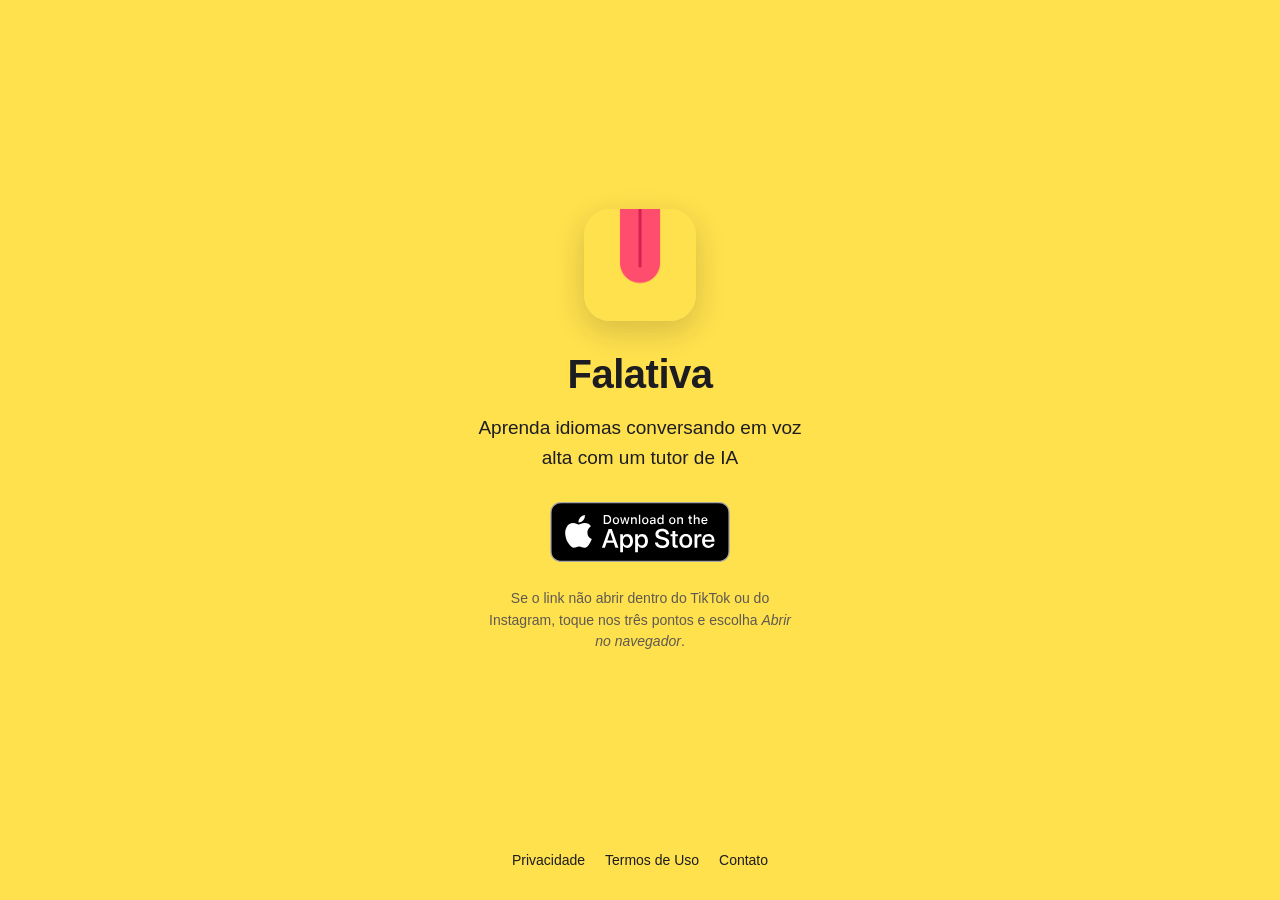
<file: index.html>
<!DOCTYPE html>
<html lang="pt-BR">
<head>
  <meta charset="UTF-8">
  <meta name="viewport" content="width=device-width, initial-scale=1.0">
  <title>Falativa — Aprenda idiomas conversando</title>
  <meta name="description" content="Aprenda inglês, espanhol, francês, italiano e alemão conversando em voz alta com um tutor de IA.">
  <meta property="og:title" content="Falativa">
  <meta property="og:description" content="Aprenda idiomas conversando em voz alta com um tutor de IA.">
  <meta property="og:image" content="https://falativa.com/icone.png">
  <meta name="theme-color" content="#FFE04D">
  <link rel="icon" href="/icone.png">
  <link rel="apple-touch-icon" href="/apple-touch-icon.png">
  <link rel="stylesheet" href="/estilo.css">
</head>
<body class="inicio">
  <main>
    <img src="/icone.png" alt="Ícone do Falativa" class="icone">
    <h1>Falativa</h1>
    <p class="frase">Aprenda idiomas conversando em voz alta com um tutor de IA</p>

    <a class="loja" href="https://apps.apple.com/br/app/falativa/id6836835028" target="_blank" rel="noopener">
      <img src="/app-store.svg" alt="Baixar na App Store">
    </a>

    <p class="dica">Se o link não abrir dentro do TikTok ou do Instagram, toque nos três pontos e escolha <em>Abrir no navegador</em>.</p>
  </main>

  <nav class="rodape">
    <a href="/privacidade">Privacidade</a>
    <a href="/termos">Termos de Uso</a>
    <a href="/contato">Contato</a>
  </nav>
</body>
</html>
</file>
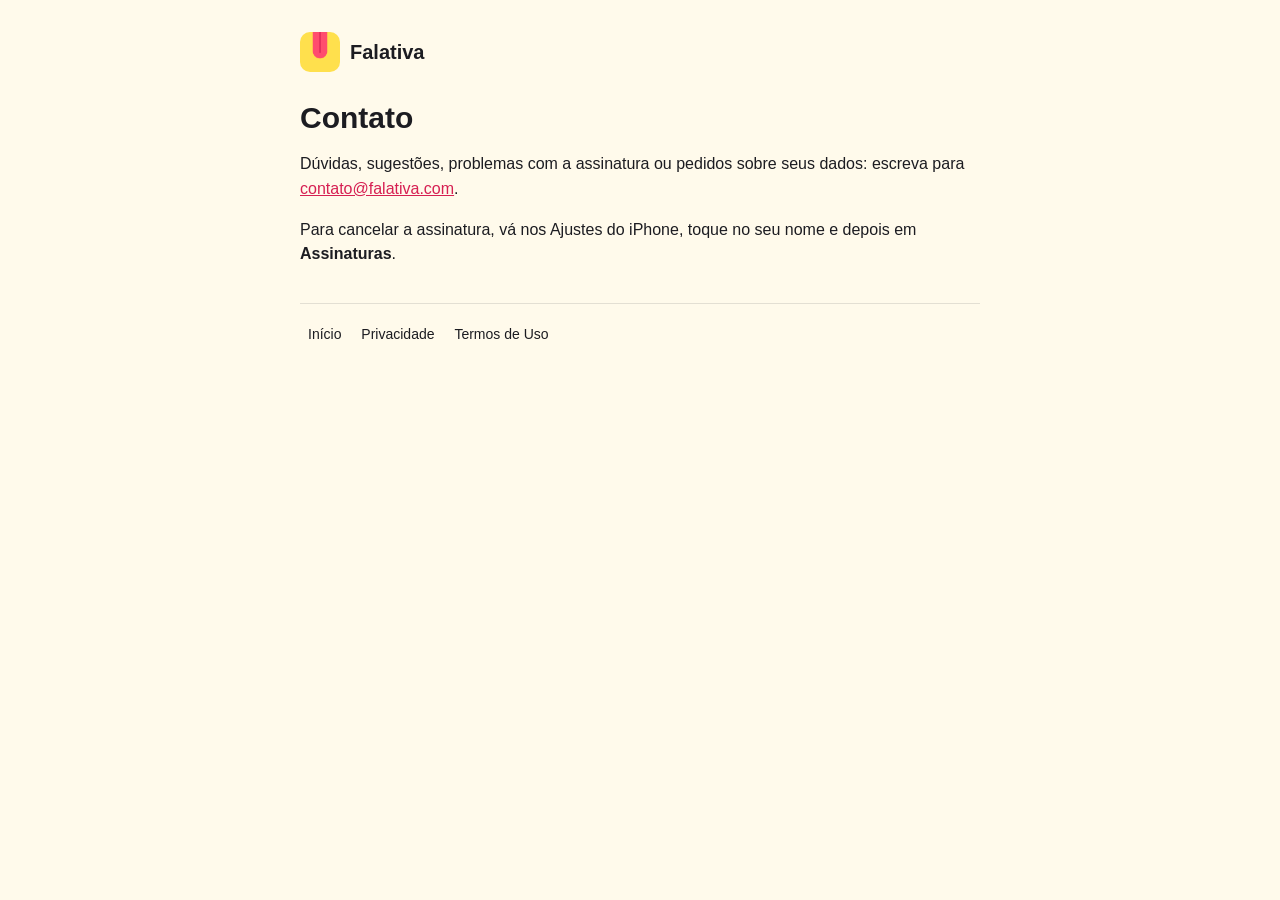
<file: contato.html>
<!DOCTYPE html>
<html lang="pt-BR">
<head>
  <meta charset="UTF-8">
  <meta name="viewport" content="width=device-width, initial-scale=1.0">
  <title>Contato — Falativa</title>
  <link rel="icon" href="/icone.png">
  <link rel="stylesheet" href="/estilo.css">
</head>
<body>
<div class="texto">
  <a class="topo" href="/"><img src="/icone.png" alt="">Falativa</a>

  <h1>Contato</h1>
  <p>Dúvidas, sugestões, problemas com a assinatura ou pedidos sobre seus dados: escreva para <a href="mailto:contato@falativa.com">contato@falativa.com</a>.</p>
  <p>Para cancelar a assinatura, vá nos Ajustes do iPhone, toque no seu nome e depois em <strong>Assinaturas</strong>.</p>

  <nav class="rodape">
    <a href="/">Início</a>
    <a href="/privacidade">Privacidade</a>
    <a href="/termos">Termos de Uso</a>
  </nav>
</div>
</body>
</html>
</file>
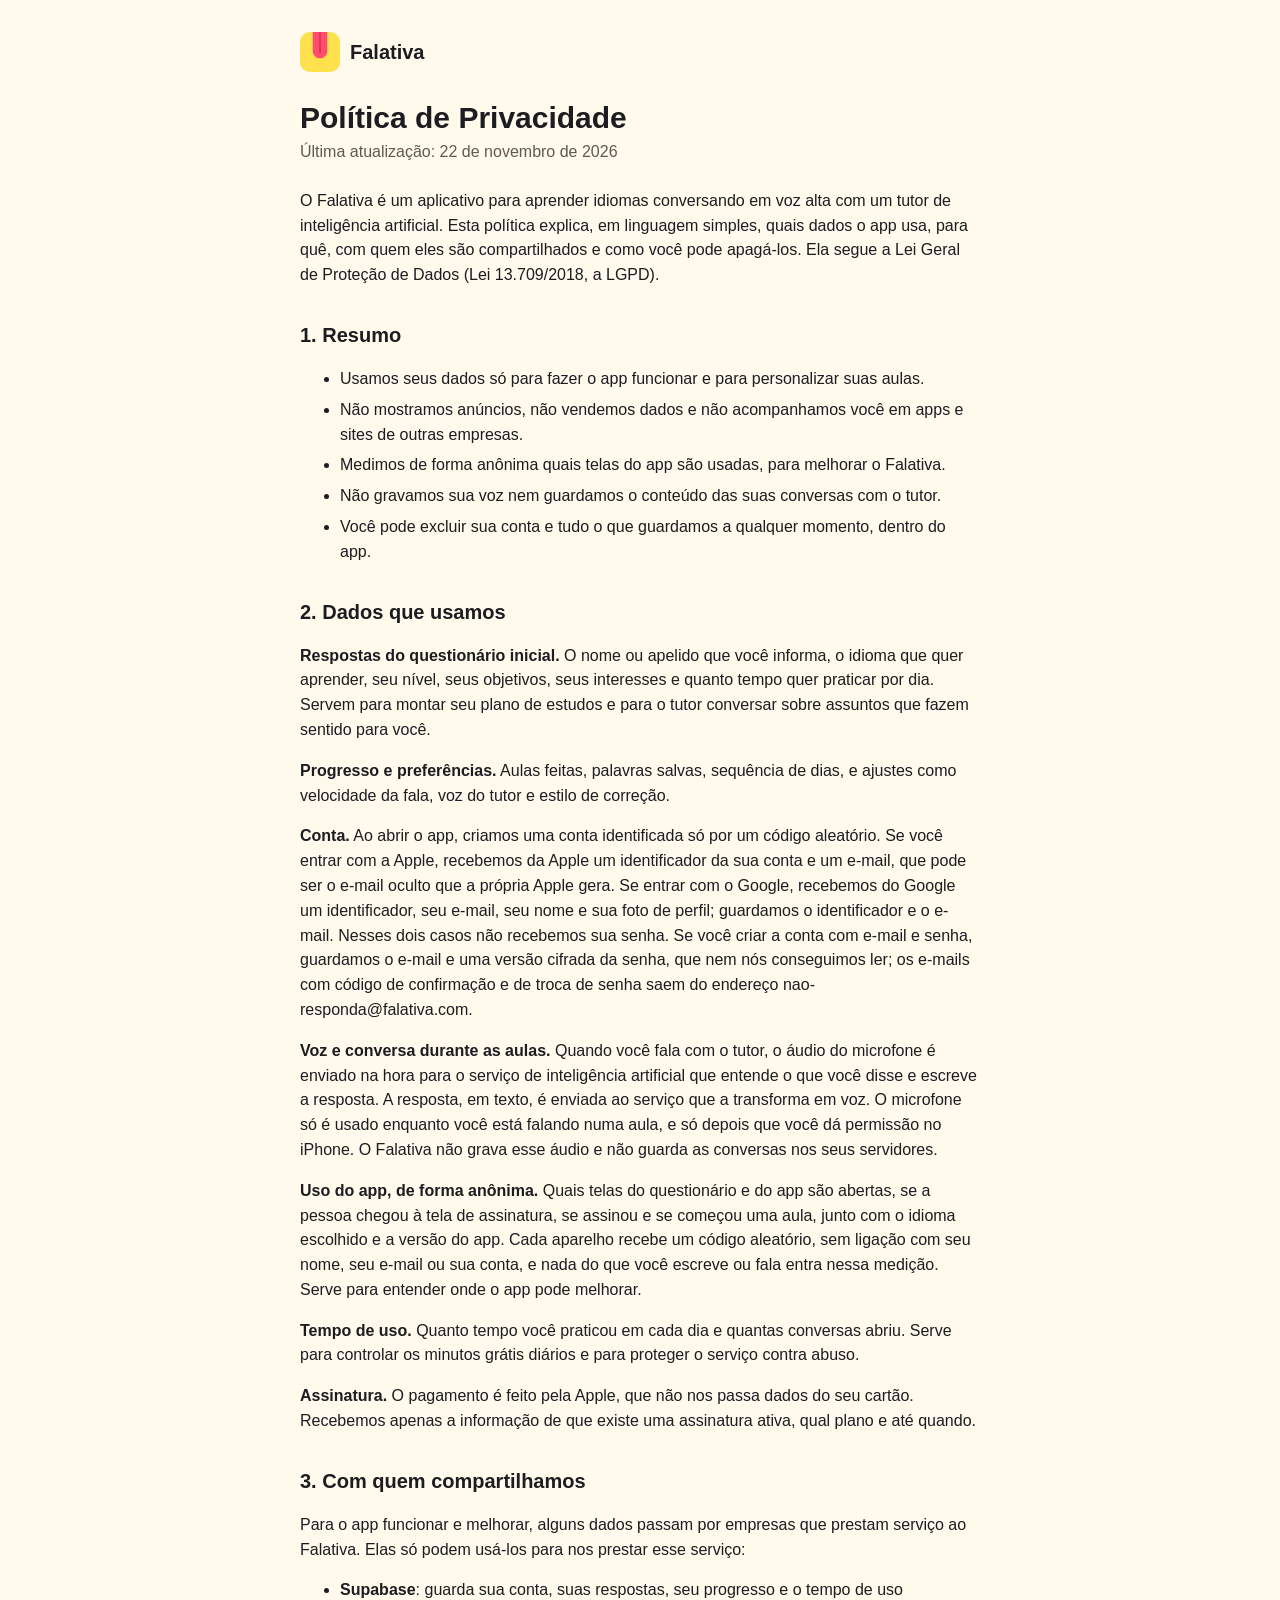
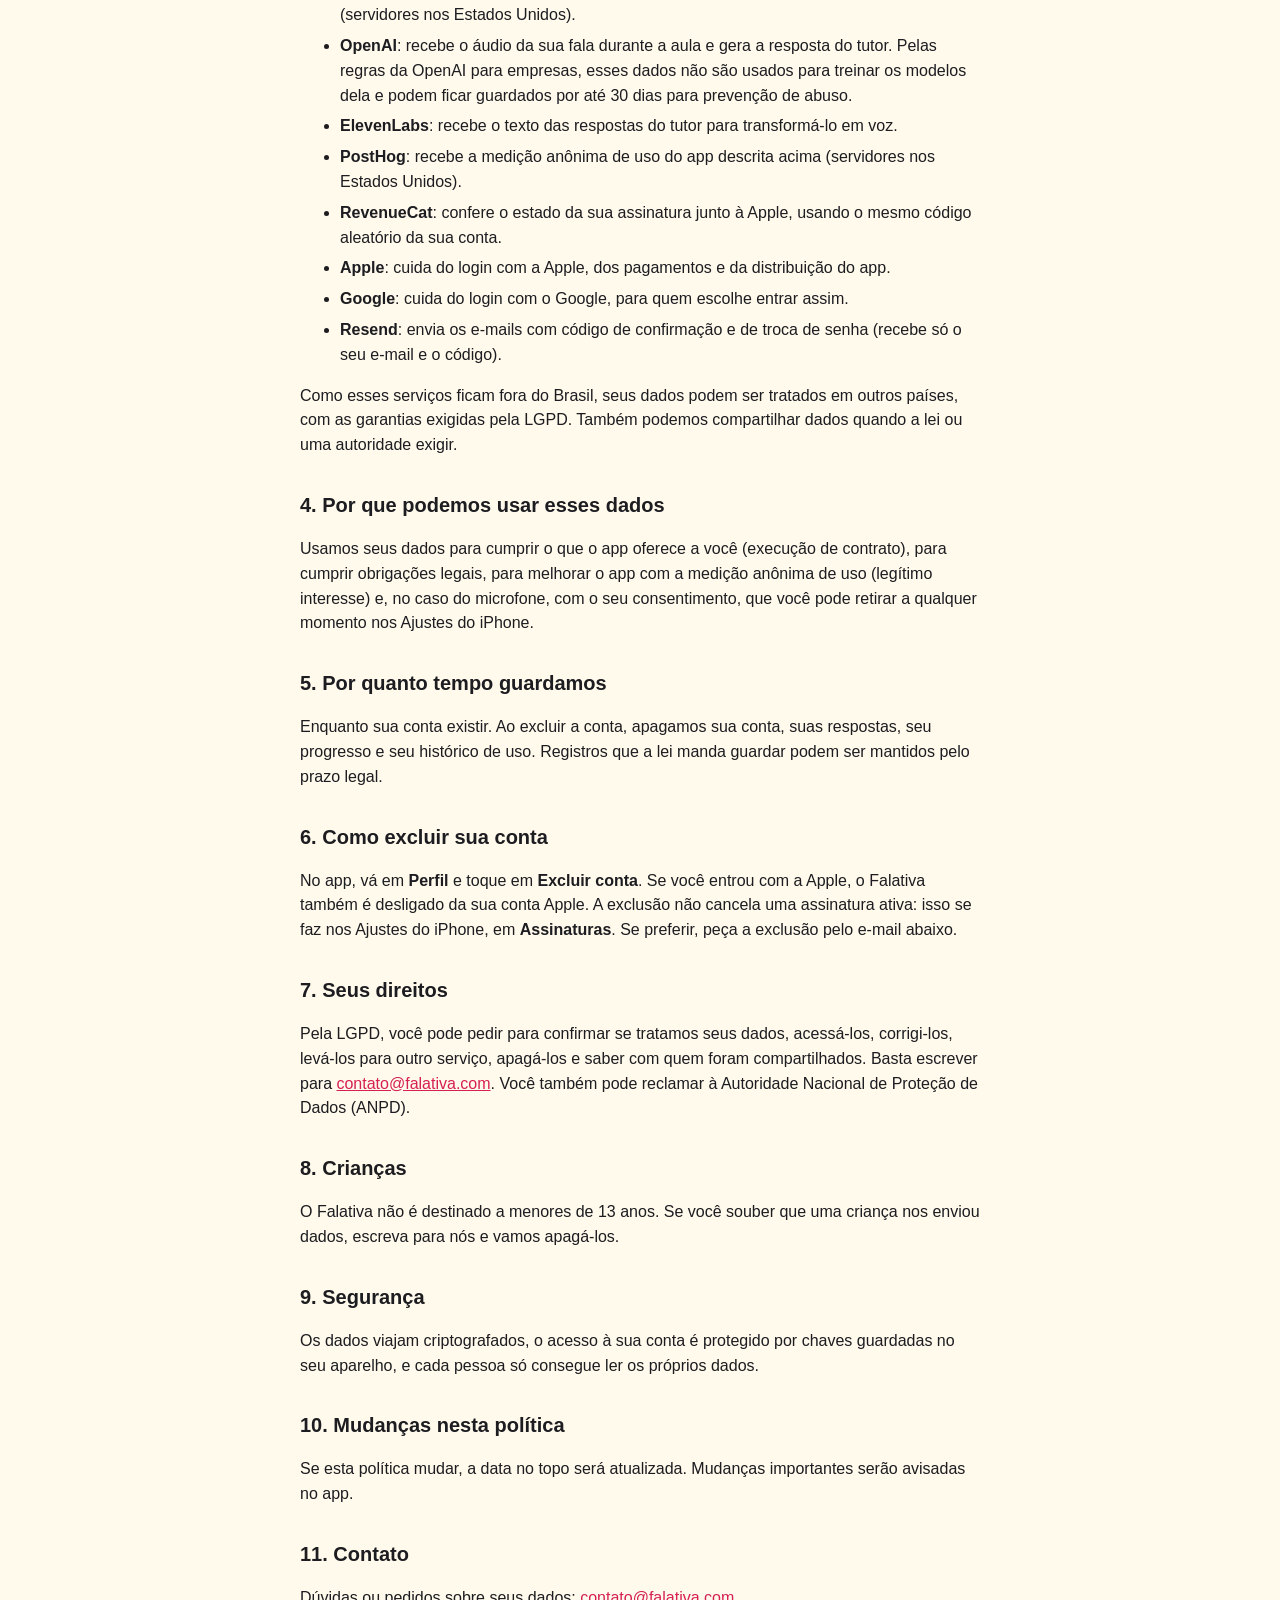
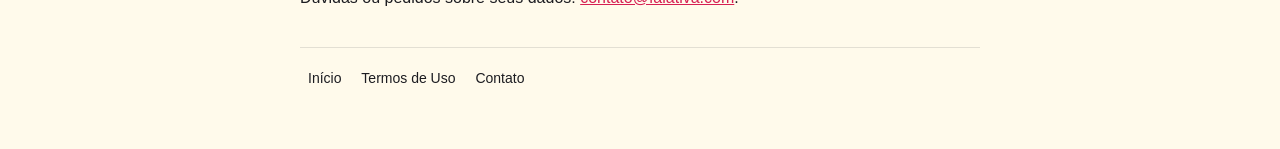
<file: privacidade.html>
<!DOCTYPE html>
<html lang="pt-BR">
<head>
  <meta charset="UTF-8">
  <meta name="viewport" content="width=device-width, initial-scale=1.0">
  <title>Política de Privacidade — Falativa</title>
  <link rel="icon" href="/icone.png">
  <link rel="stylesheet" href="/estilo.css">
</head>
<body>
<div class="texto">
  <a class="topo" href="/"><img src="/icone.png" alt="">Falativa</a>

  <h1>Política de Privacidade</h1>
  <p class="data">Última atualização: 22 de novembro de 2026</p>

  <p>O Falativa é um aplicativo para aprender idiomas conversando em voz alta com um tutor de inteligência artificial. Esta política explica, em linguagem simples, quais dados o app usa, para quê, com quem eles são compartilhados e como você pode apagá-los. Ela segue a Lei Geral de Proteção de Dados (Lei 13.709/2018, a LGPD).</p>

  <h2>1. Resumo</h2>
  <ul>
    <li>Usamos seus dados só para fazer o app funcionar e para personalizar suas aulas.</li>
    <li>Não mostramos anúncios, não vendemos dados e não acompanhamos você em apps e sites de outras empresas.</li>
    <li>Medimos de forma anônima quais telas do app são usadas, para melhorar o Falativa.</li>
    <li>Não gravamos sua voz nem guardamos o conteúdo das suas conversas com o tutor.</li>
    <li>Você pode excluir sua conta e tudo o que guardamos a qualquer momento, dentro do app.</li>
  </ul>

  <h2>2. Dados que usamos</h2>
  <p><strong>Respostas do questionário inicial.</strong> O nome ou apelido que você informa, o idioma que quer aprender, seu nível, seus objetivos, seus interesses e quanto tempo quer praticar por dia. Servem para montar seu plano de estudos e para o tutor conversar sobre assuntos que fazem sentido para você.</p>
  <p><strong>Progresso e preferências.</strong> Aulas feitas, palavras salvas, sequência de dias, e ajustes como velocidade da fala, voz do tutor e estilo de correção.</p>
  <p><strong>Conta.</strong> Ao abrir o app, criamos uma conta identificada só por um código aleatório. Se você entrar com a Apple, recebemos da Apple um identificador da sua conta e um e-mail, que pode ser o e-mail oculto que a própria Apple gera. Se entrar com o Google, recebemos do Google um identificador, seu e-mail, seu nome e sua foto de perfil; guardamos o identificador e o e-mail. Nesses dois casos não recebemos sua senha. Se você criar a conta com e-mail e senha, guardamos o e-mail e uma versão cifrada da senha, que nem nós conseguimos ler; os e-mails com código de confirmação e de troca de senha saem do endereço nao-responda@falativa.com.</p>
  <p><strong>Voz e conversa durante as aulas.</strong> Quando você fala com o tutor, o áudio do microfone é enviado na hora para o serviço de inteligência artificial que entende o que você disse e escreve a resposta. A resposta, em texto, é enviada ao serviço que a transforma em voz. O microfone só é usado enquanto você está falando numa aula, e só depois que você dá permissão no iPhone. O Falativa não grava esse áudio e não guarda as conversas nos seus servidores.</p>
  <p><strong>Uso do app, de forma anônima.</strong> Quais telas do questionário e do app são abertas, se a pessoa chegou à tela de assinatura, se assinou e se começou uma aula, junto com o idioma escolhido e a versão do app. Cada aparelho recebe um código aleatório, sem ligação com seu nome, seu e-mail ou sua conta, e nada do que você escreve ou fala entra nessa medição. Serve para entender onde o app pode melhorar.</p>
  <p><strong>Tempo de uso.</strong> Quanto tempo você praticou em cada dia e quantas conversas abriu. Serve para controlar os minutos grátis diários e para proteger o serviço contra abuso.</p>
  <p><strong>Assinatura.</strong> O pagamento é feito pela Apple, que não nos passa dados do seu cartão. Recebemos apenas a informação de que existe uma assinatura ativa, qual plano e até quando.</p>

  <h2>3. Com quem compartilhamos</h2>
  <p>Para o app funcionar e melhorar, alguns dados passam por empresas que prestam serviço ao Falativa. Elas só podem usá-los para nos prestar esse serviço:</p>
  <ul>
    <li><strong>Supabase</strong>: guarda sua conta, suas respostas, seu progresso e o tempo de uso (servidores nos Estados Unidos).</li>
    <li><strong>OpenAI</strong>: recebe o áudio da sua fala durante a aula e gera a resposta do tutor. Pelas regras da OpenAI para empresas, esses dados não são usados para treinar os modelos dela e podem ficar guardados por até 30 dias para prevenção de abuso.</li>
    <li><strong>ElevenLabs</strong>: recebe o texto das respostas do tutor para transformá-lo em voz.</li>
    <li><strong>PostHog</strong>: recebe a medição anônima de uso do app descrita acima (servidores nos Estados Unidos).</li>
    <li><strong>RevenueCat</strong>: confere o estado da sua assinatura junto à Apple, usando o mesmo código aleatório da sua conta.</li>
    <li><strong>Apple</strong>: cuida do login com a Apple, dos pagamentos e da distribuição do app.</li>
    <li><strong>Google</strong>: cuida do login com o Google, para quem escolhe entrar assim.</li>
    <li><strong>Resend</strong>: envia os e-mails com código de confirmação e de troca de senha (recebe só o seu e-mail e o código).</li>
  </ul>
  <p>Como esses serviços ficam fora do Brasil, seus dados podem ser tratados em outros países, com as garantias exigidas pela LGPD. Também podemos compartilhar dados quando a lei ou uma autoridade exigir.</p>

  <h2>4. Por que podemos usar esses dados</h2>
  <p>Usamos seus dados para cumprir o que o app oferece a você (execução de contrato), para cumprir obrigações legais, para melhorar o app com a medição anônima de uso (legítimo interesse) e, no caso do microfone, com o seu consentimento, que você pode retirar a qualquer momento nos Ajustes do iPhone.</p>

  <h2>5. Por quanto tempo guardamos</h2>
  <p>Enquanto sua conta existir. Ao excluir a conta, apagamos sua conta, suas respostas, seu progresso e seu histórico de uso. Registros que a lei manda guardar podem ser mantidos pelo prazo legal.</p>

  <h2>6. Como excluir sua conta</h2>
  <p>No app, vá em <strong>Perfil</strong> e toque em <strong>Excluir conta</strong>. Se você entrou com a Apple, o Falativa também é desligado da sua conta Apple. A exclusão não cancela uma assinatura ativa: isso se faz nos Ajustes do iPhone, em <strong>Assinaturas</strong>. Se preferir, peça a exclusão pelo e-mail abaixo.</p>

  <h2>7. Seus direitos</h2>
  <p>Pela LGPD, você pode pedir para confirmar se tratamos seus dados, acessá-los, corrigi-los, levá-los para outro serviço, apagá-los e saber com quem foram compartilhados. Basta escrever para <a href="mailto:contato@falativa.com">contato@falativa.com</a>. Você também pode reclamar à Autoridade Nacional de Proteção de Dados (ANPD).</p>

  <h2>8. Crianças</h2>
  <p>O Falativa não é destinado a menores de 13 anos. Se você souber que uma criança nos enviou dados, escreva para nós e vamos apagá-los.</p>

  <h2>9. Segurança</h2>
  <p>Os dados viajam criptografados, o acesso à sua conta é protegido por chaves guardadas no seu aparelho, e cada pessoa só consegue ler os próprios dados.</p>

  <h2>10. Mudanças nesta política</h2>
  <p>Se esta política mudar, a data no topo será atualizada. Mudanças importantes serão avisadas no app.</p>

  <h2>11. Contato</h2>
  <p>Dúvidas ou pedidos sobre seus dados: <a href="mailto:contato@falativa.com">contato@falativa.com</a>.</p>

  <nav class="rodape">
    <a href="/">Início</a>
    <a href="/termos">Termos de Uso</a>
    <a href="/contato">Contato</a>
  </nav>
</div>
</body>
</html>
</file>
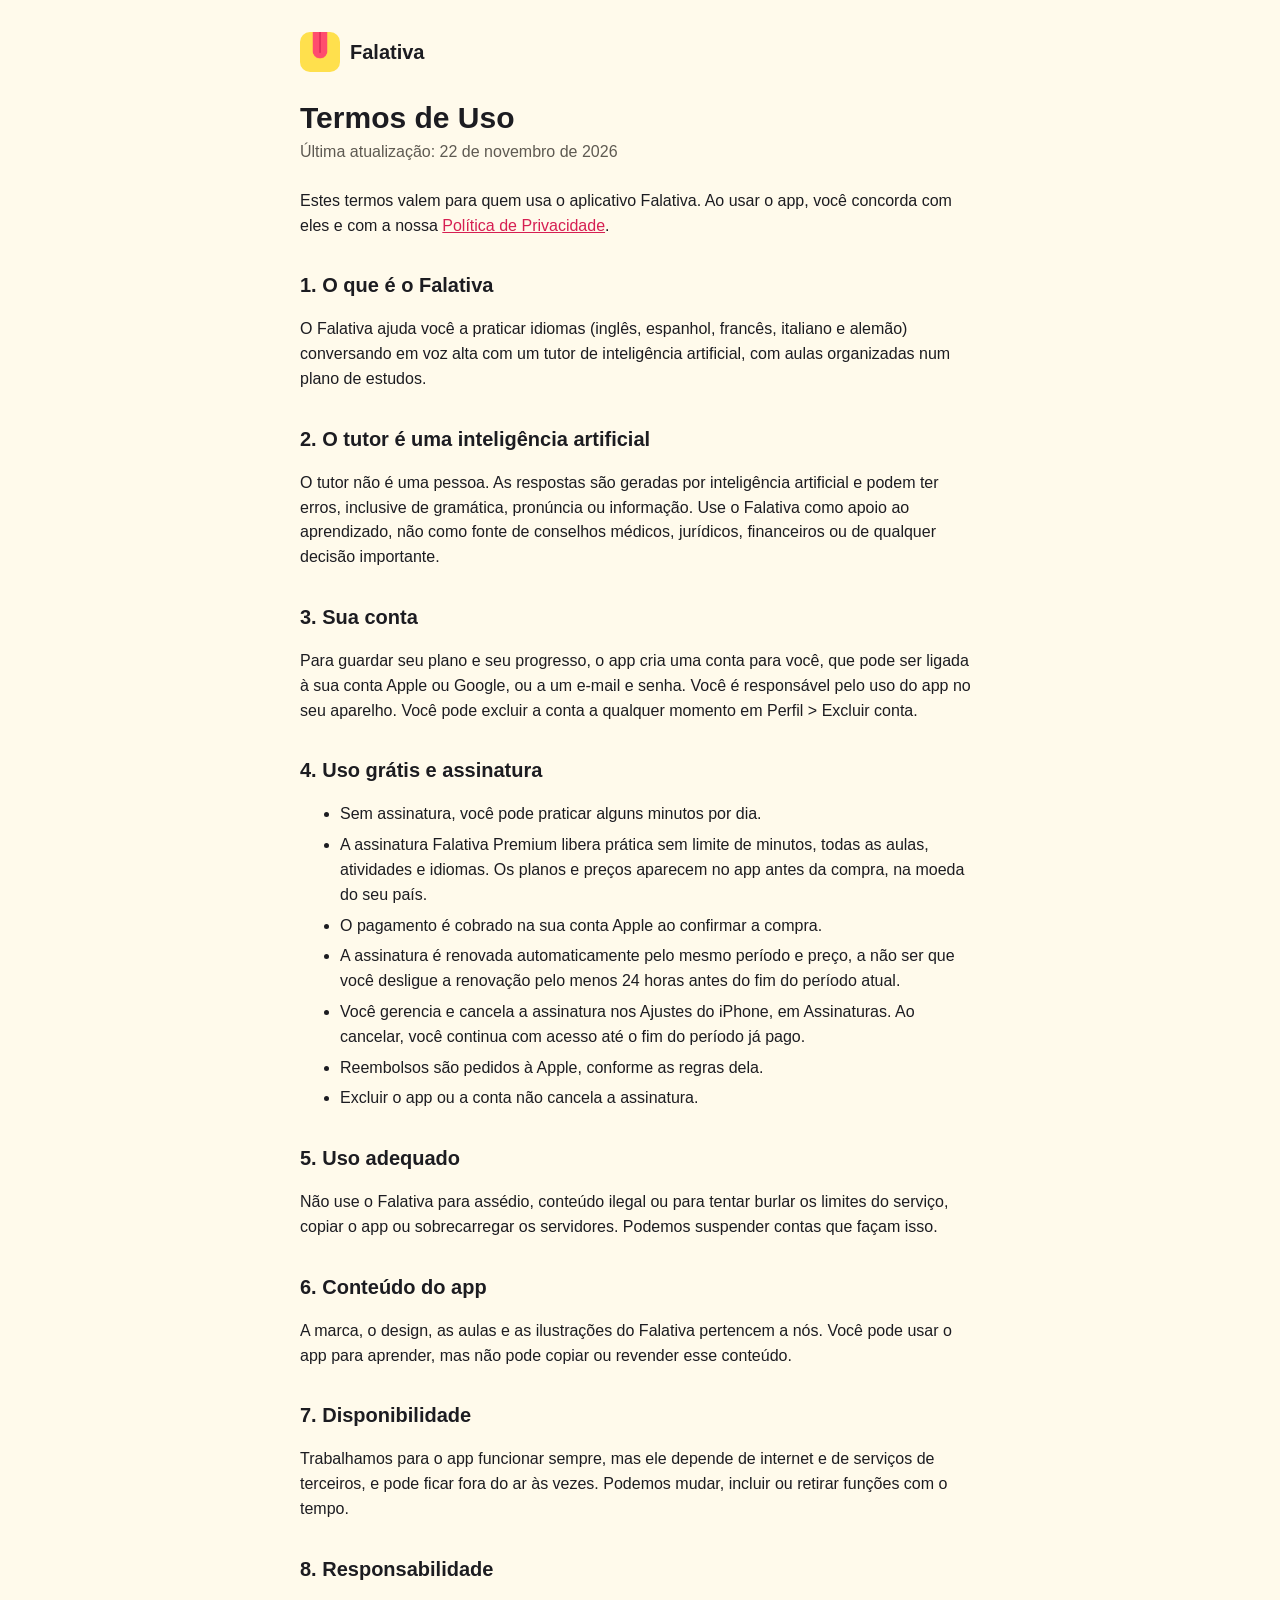
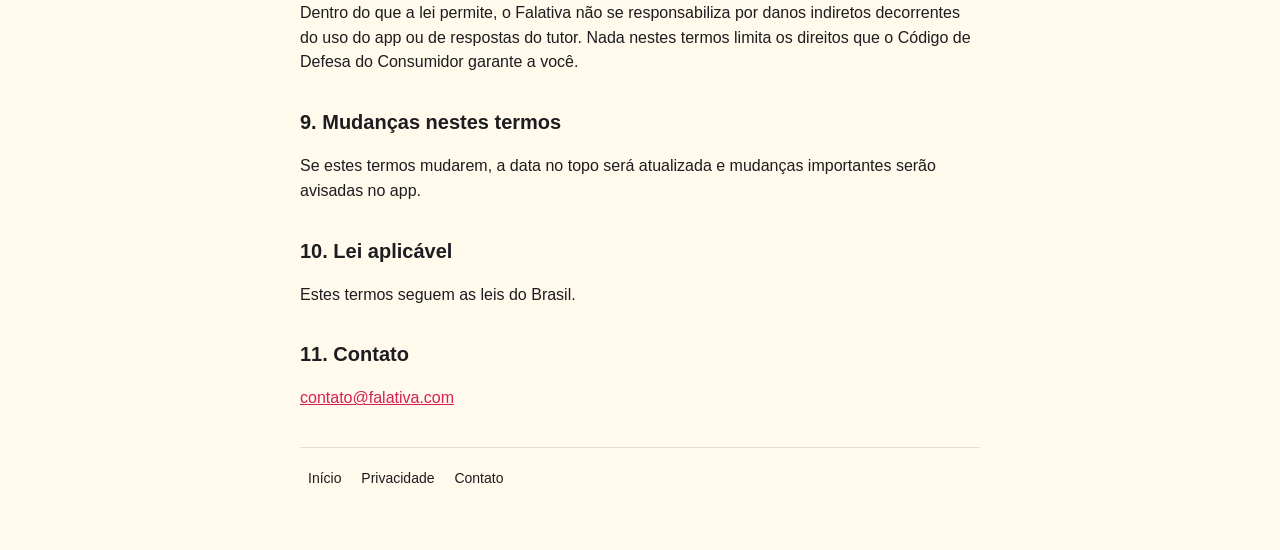
<file: termos.html>
<!DOCTYPE html>
<html lang="pt-BR">
<head>
  <meta charset="UTF-8">
  <meta name="viewport" content="width=device-width, initial-scale=1.0">
  <title>Termos de Uso — Falativa</title>
  <link rel="icon" href="/icone.png">
  <link rel="stylesheet" href="/estilo.css">
</head>
<body>
<div class="texto">
  <a class="topo" href="/"><img src="/icone.png" alt="">Falativa</a>

  <h1>Termos de Uso</h1>
  <p class="data">Última atualização: 22 de novembro de 2026</p>

  <p>Estes termos valem para quem usa o aplicativo Falativa. Ao usar o app, você concorda com eles e com a nossa <a href="/privacidade">Política de Privacidade</a>.</p>

  <h2>1. O que é o Falativa</h2>
  <p>O Falativa ajuda você a praticar idiomas (inglês, espanhol, francês, italiano e alemão) conversando em voz alta com um tutor de inteligência artificial, com aulas organizadas num plano de estudos.</p>

  <h2>2. O tutor é uma inteligência artificial</h2>
  <p>O tutor não é uma pessoa. As respostas são geradas por inteligência artificial e podem ter erros, inclusive de gramática, pronúncia ou informação. Use o Falativa como apoio ao aprendizado, não como fonte de conselhos médicos, jurídicos, financeiros ou de qualquer decisão importante.</p>

  <h2>3. Sua conta</h2>
  <p>Para guardar seu plano e seu progresso, o app cria uma conta para você, que pode ser ligada à sua conta Apple ou Google, ou a um e-mail e senha. Você é responsável pelo uso do app no seu aparelho. Você pode excluir a conta a qualquer momento em Perfil &gt; Excluir conta.</p>

  <h2>4. Uso grátis e assinatura</h2>
  <ul>
    <li>Sem assinatura, você pode praticar alguns minutos por dia.</li>
    <li>A assinatura Falativa Premium libera prática sem limite de minutos, todas as aulas, atividades e idiomas. Os planos e preços aparecem no app antes da compra, na moeda do seu país.</li>
    <li>O pagamento é cobrado na sua conta Apple ao confirmar a compra.</li>
    <li>A assinatura é renovada automaticamente pelo mesmo período e preço, a não ser que você desligue a renovação pelo menos 24 horas antes do fim do período atual.</li>
    <li>Você gerencia e cancela a assinatura nos Ajustes do iPhone, em Assinaturas. Ao cancelar, você continua com acesso até o fim do período já pago.</li>
    <li>Reembolsos são pedidos à Apple, conforme as regras dela.</li>
    <li>Excluir o app ou a conta não cancela a assinatura.</li>
  </ul>

  <h2>5. Uso adequado</h2>
  <p>Não use o Falativa para assédio, conteúdo ilegal ou para tentar burlar os limites do serviço, copiar o app ou sobrecarregar os servidores. Podemos suspender contas que façam isso.</p>

  <h2>6. Conteúdo do app</h2>
  <p>A marca, o design, as aulas e as ilustrações do Falativa pertencem a nós. Você pode usar o app para aprender, mas não pode copiar ou revender esse conteúdo.</p>

  <h2>7. Disponibilidade</h2>
  <p>Trabalhamos para o app funcionar sempre, mas ele depende de internet e de serviços de terceiros, e pode ficar fora do ar às vezes. Podemos mudar, incluir ou retirar funções com o tempo.</p>

  <h2>8. Responsabilidade</h2>
  <p>Dentro do que a lei permite, o Falativa não se responsabiliza por danos indiretos decorrentes do uso do app ou de respostas do tutor. Nada nestes termos limita os direitos que o Código de Defesa do Consumidor garante a você.</p>

  <h2>9. Mudanças nestes termos</h2>
  <p>Se estes termos mudarem, a data no topo será atualizada e mudanças importantes serão avisadas no app.</p>

  <h2>10. Lei aplicável</h2>
  <p>Estes termos seguem as leis do Brasil.</p>

  <h2>11. Contato</h2>
  <p><a href="mailto:contato@falativa.com">contato@falativa.com</a></p>

  <nav class="rodape">
    <a href="/">Início</a>
    <a href="/privacidade">Privacidade</a>
    <a href="/contato">Contato</a>
  </nav>
</div>
</body>
</html>
</file>
<file: estilo.css>
/* Falativa: as cores saem do ícone do app (amarelo, rosa da língua, preto). */
:root {
  --sol: #FFE04D;
  --pagina: #FFFAEB;
  --tinta: #1C1C21;
  --suave: #5E5A52;
  --rosa: #D61F52;
}

* { box-sizing: border-box; }

body {
  margin: 0;
  font-family: ui-rounded, -apple-system, BlinkMacSystemFont, "SF Pro Rounded", "Segoe UI", Roboto, sans-serif;
  color: var(--tinta);
  background: var(--pagina);
  line-height: 1.55;
}

a { color: var(--rosa); }

/* Página inicial: tudo no centro, sobre o amarelo. */
.inicio {
  min-height: 100vh;
  min-height: 100dvh;
  background: var(--sol);
  display: flex;
  flex-direction: column;
  align-items: center;
  justify-content: center;
  text-align: center;
  padding: 48px 20px 28px;
}

.inicio main { flex: 1; display: flex; flex-direction: column; align-items: center; justify-content: center; }

.icone {
  width: 112px;
  height: 112px;
  border-radius: 26px;
  box-shadow: 0 10px 30px rgba(28, 28, 33, 0.18);
  margin-bottom: 22px;
}

.inicio h1 {
  margin: 0;
  font-size: 40px;
  font-weight: 900;
  letter-spacing: -0.5px;
}

.frase {
  margin: 8px 0 30px;
  font-size: 19px;
  max-width: 340px;
}

.loja img { width: 180px; height: 60px; display: block; }

.dica {
  margin: 26px 0 0;
  font-size: 14px;
  color: var(--suave);
  max-width: 320px;
}

.rodape {
  font-size: 14px;
  margin-top: 36px;
}

.rodape a { color: var(--tinta); text-decoration: none; margin: 0 8px; }
.rodape a:hover { text-decoration: underline; }

/* Páginas de texto: privacidade, termos, contato. */
.texto {
  max-width: 720px;
  margin: 0 auto;
  padding: 32px 20px 60px;
}

.texto .topo {
  display: flex;
  align-items: center;
  gap: 10px;
  text-decoration: none;
  color: var(--tinta);
  font-weight: 800;
  font-size: 20px;
  margin-bottom: 28px;
}

.texto .topo img { width: 40px; height: 40px; border-radius: 10px; }

.texto h1 { font-size: 30px; font-weight: 900; margin: 0 0 4px; line-height: 1.2; }
.texto h2 { font-size: 20px; font-weight: 800; margin: 32px 0 8px; }
.texto .data { color: var(--suave); margin: 0 0 24px; }
.texto li { margin-bottom: 6px; }
.texto .rodape { border-top: 1px solid rgba(28, 28, 33, 0.12); padding-top: 20px; }
</file>
